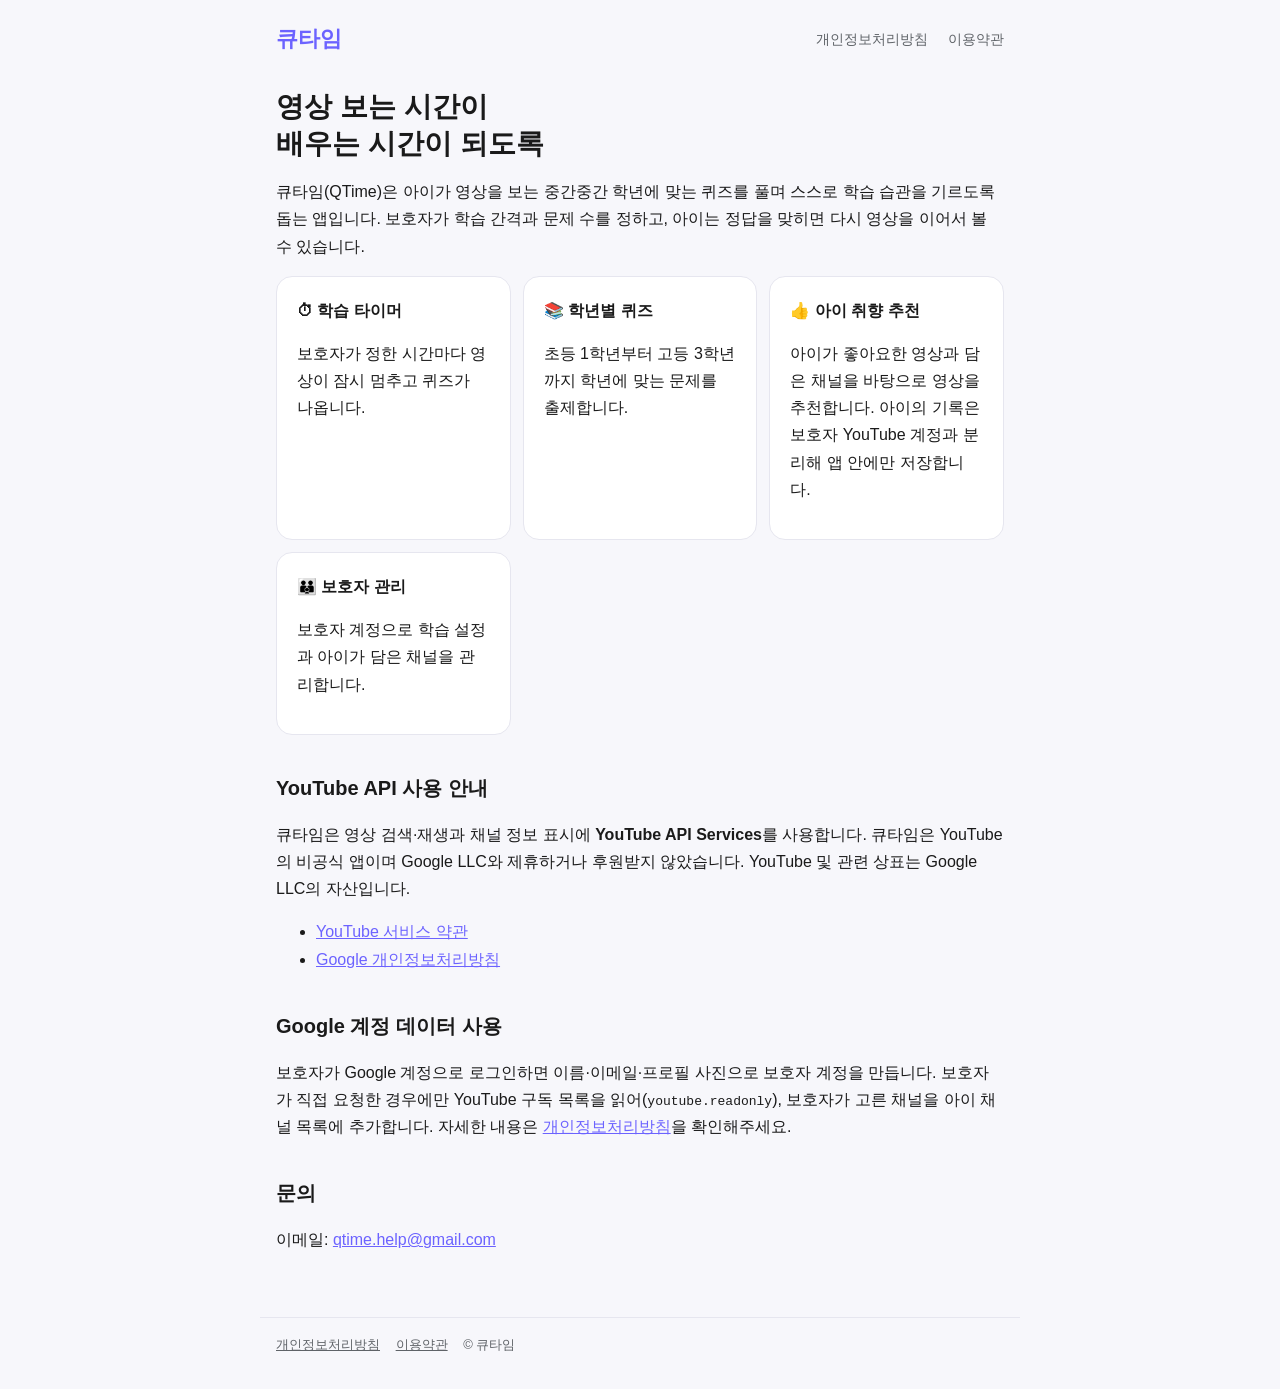
<file: youtube_edu_controller/hosting/index.html>
<!doctype html>
<html lang="ko">
<head>
  <meta charset="utf-8">
  <meta name="viewport" content="width=device-width, initial-scale=1">
  <title>큐타임 - 영상 보며 배우는 학습 앱</title>
  <meta name="description" content="큐타임은 아이가 영상을 보는 중간중간 학년에 맞는 퀴즈를 풀며 학습 습관을 기르도록 돕는 앱입니다.">
  <link rel="stylesheet" href="style.css">
</head>
<body>
  <header>
    <a class="brand" href="/">큐타임</a>
    <nav>
      <a href="/privacy">개인정보처리방침</a>
      <a href="/terms">이용약관</a>
    </nav>
  </header>

  <main>
    <h1>영상 보는 시간이<br>배우는 시간이 되도록</h1>
    <p>큐타임(QTime)은 아이가 영상을 보는 중간중간 학년에 맞는 퀴즈를 풀며
      스스로 학습 습관을 기르도록 돕는 앱입니다. 보호자가 학습 간격과 문제 수를 정하고,
      아이는 정답을 맞히면 다시 영상을 이어서 볼 수 있습니다.</p>

    <div class="features">
      <div class="card">
        <h3>⏱ 학습 타이머</h3>
        <p>보호자가 정한 시간마다 영상이 잠시 멈추고 퀴즈가 나옵니다.</p>
      </div>
      <div class="card">
        <h3>📚 학년별 퀴즈</h3>
        <p>초등 1학년부터 고등 3학년까지 학년에 맞는 문제를 출제합니다.</p>
      </div>
      <div class="card">
        <h3>👍 아이 취향 추천</h3>
        <p>아이가 좋아요한 영상과 담은 채널을 바탕으로 영상을 추천합니다.
          아이의 기록은 보호자 YouTube 계정과 분리해 앱 안에만 저장합니다.</p>
      </div>
      <div class="card">
        <h3>👪 보호자 관리</h3>
        <p>보호자 계정으로 학습 설정과 아이가 담은 채널을 관리합니다.</p>
      </div>
    </div>

    <h2>YouTube API 사용 안내</h2>
    <p>큐타임은 영상 검색·재생과 채널 정보 표시에 <strong>YouTube API Services</strong>를 사용합니다.
      큐타임은 YouTube의 비공식 앱이며 Google LLC와 제휴하거나 후원받지 않았습니다.
      YouTube 및 관련 상표는 Google LLC의 자산입니다.</p>
    <ul>
      <li><a href="https://www.youtube.com/t/terms" rel="noopener">YouTube 서비스 약관</a></li>
      <li><a href="https://policies.google.com/privacy" rel="noopener">Google 개인정보처리방침</a></li>
    </ul>

    <h2>Google 계정 데이터 사용</h2>
    <p>보호자가 Google 계정으로 로그인하면 이름·이메일·프로필 사진으로 보호자 계정을 만듭니다.
      보호자가 직접 요청한 경우에만 YouTube 구독 목록을 읽어(<code>youtube.readonly</code>),
      보호자가 고른 채널을 아이 채널 목록에 추가합니다. 자세한 내용은
      <a href="/privacy">개인정보처리방침</a>을 확인해주세요.</p>

    <h2>문의</h2>
    <p>이메일: <a href="mailto:qtime.help@gmail.com">qtime.help@gmail.com</a></p>
  </main>

  <footer>
    <a href="/privacy">개인정보처리방침</a>
    <a href="/terms">이용약관</a>
    <span>© 큐타임</span>
  </footer>
</body>
</html>
</file>
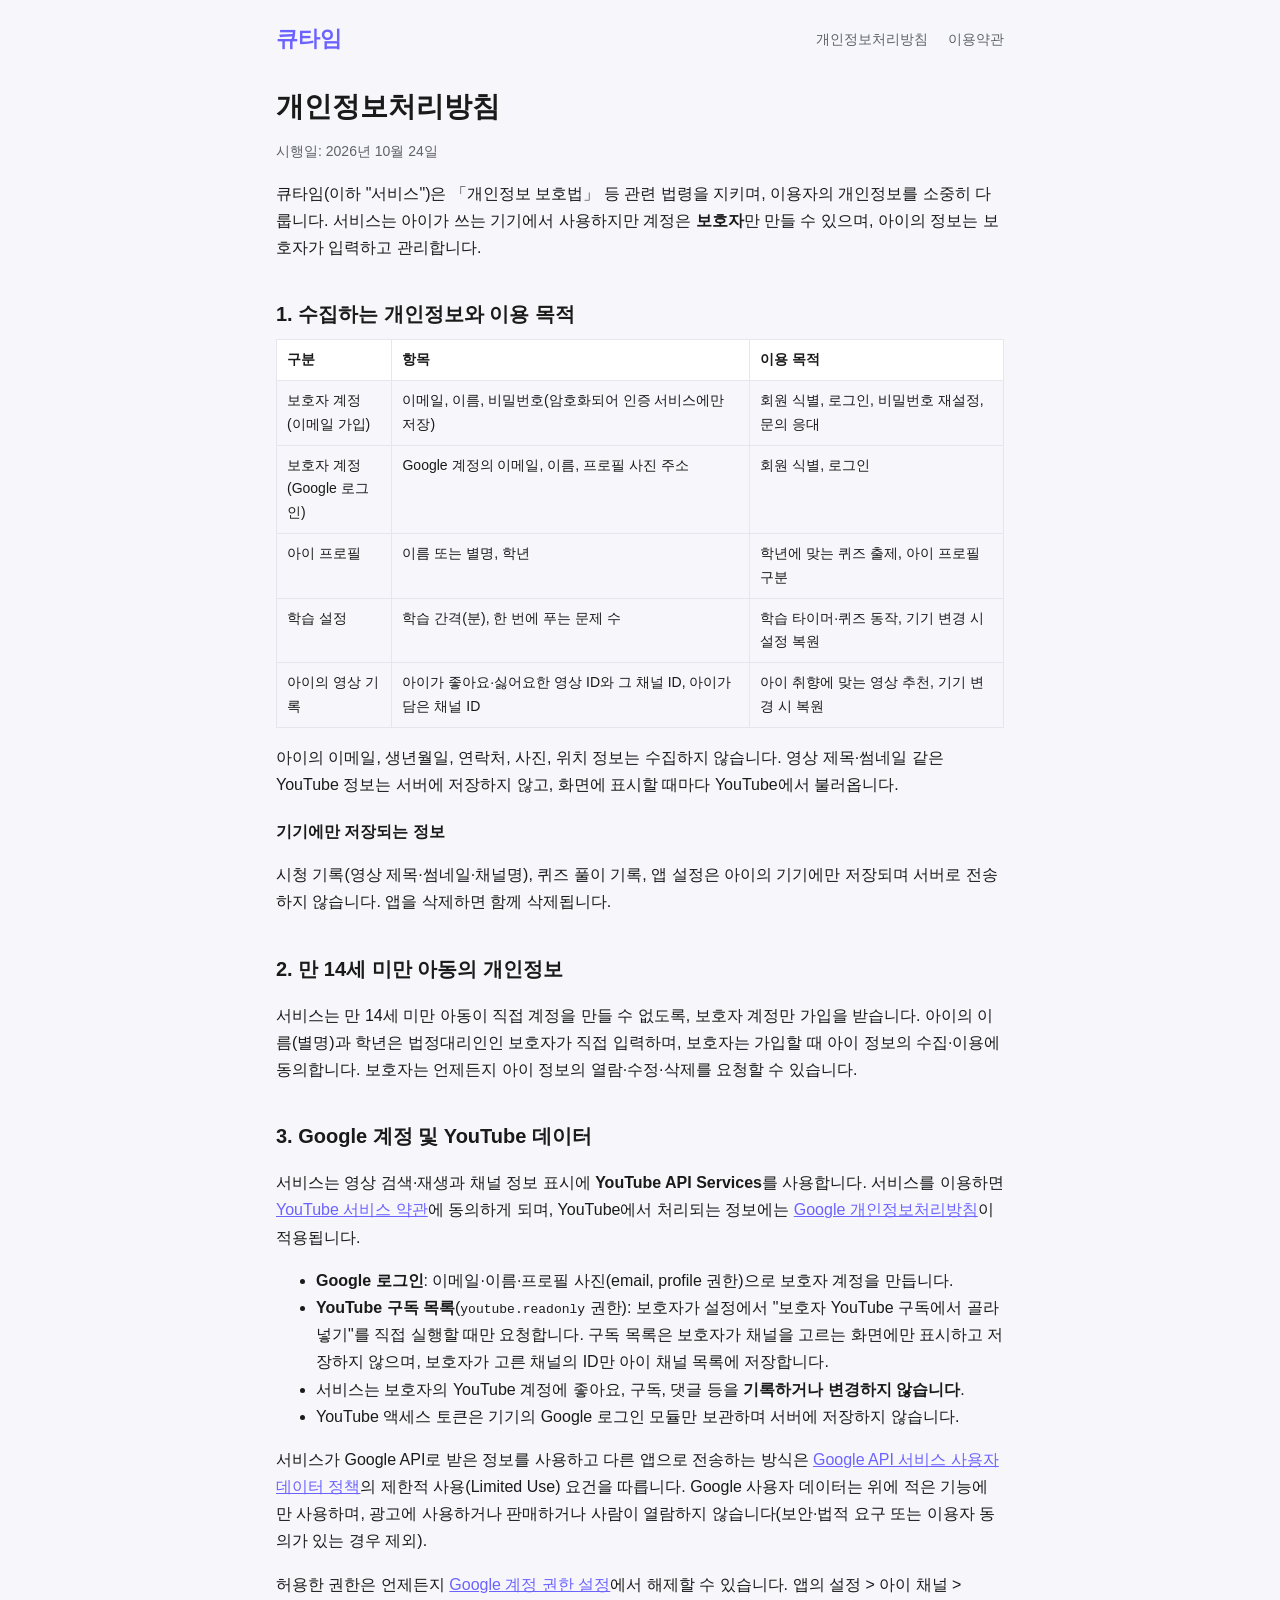
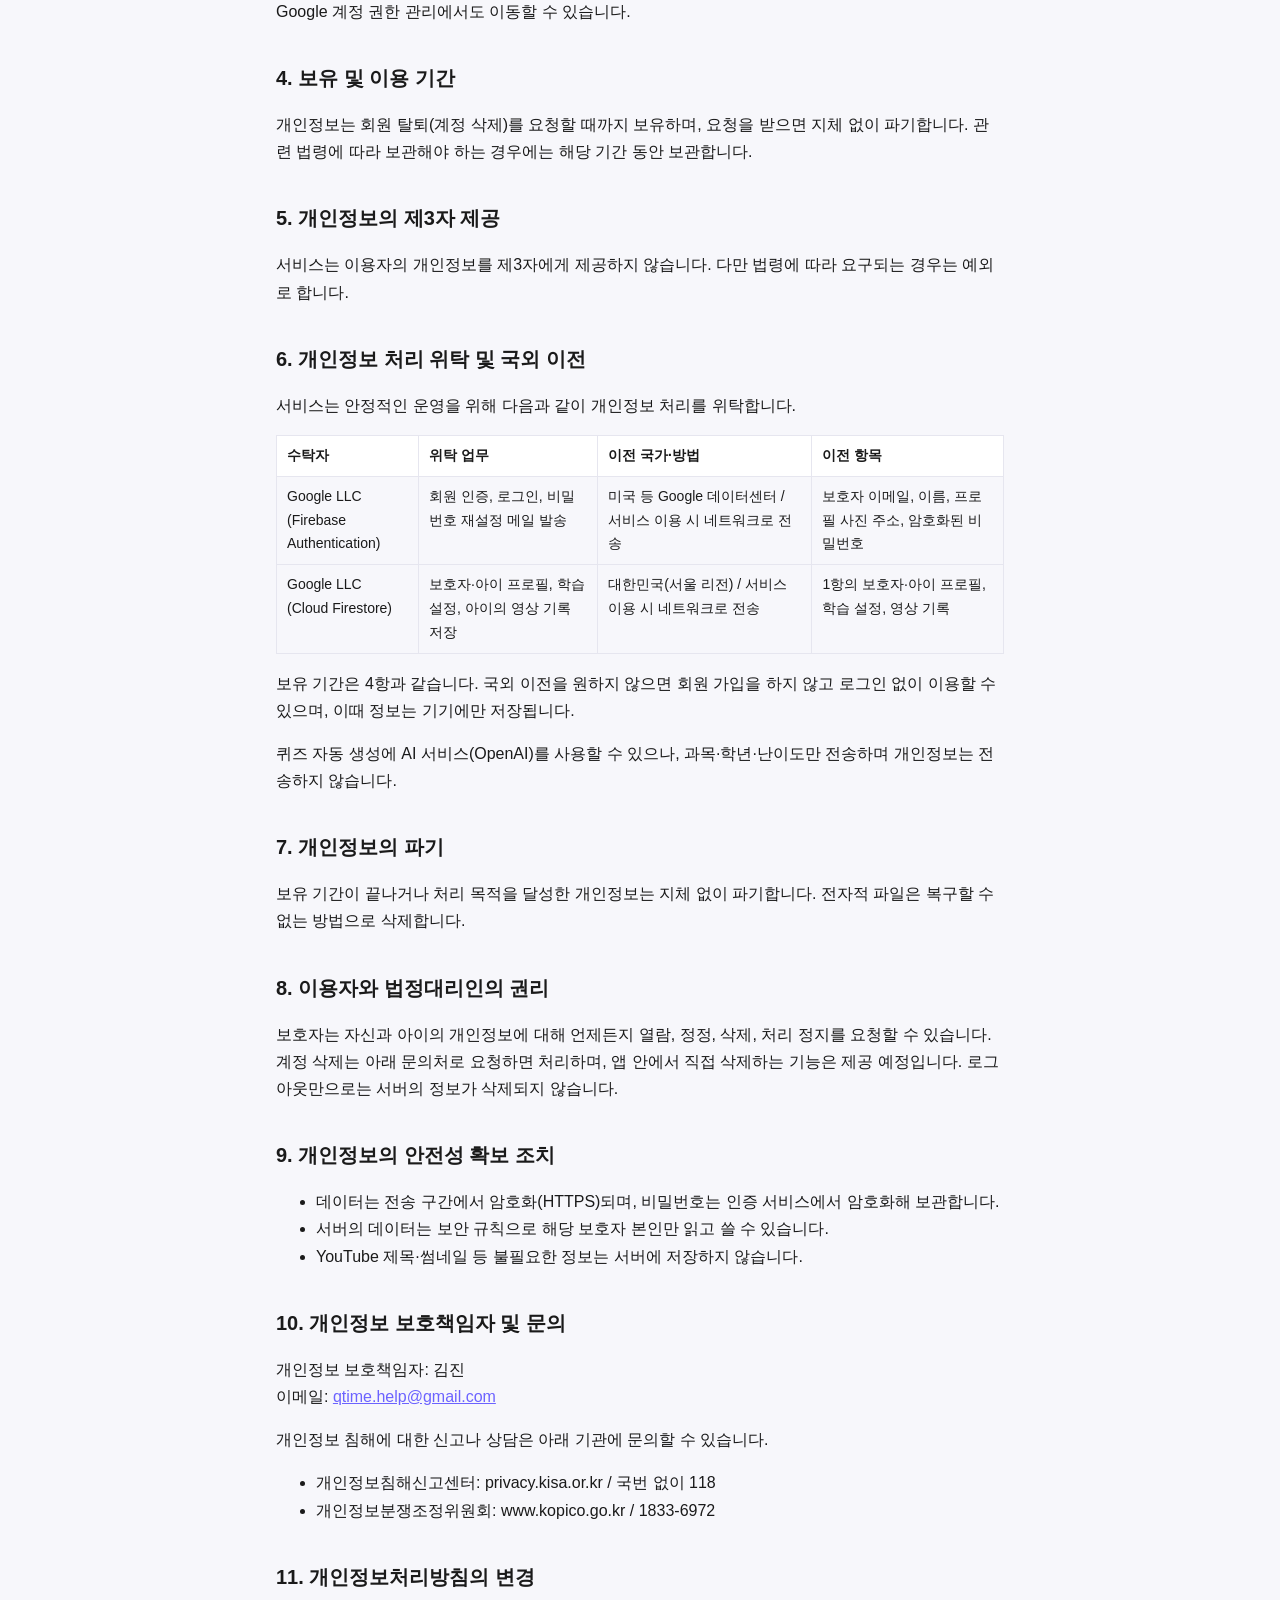
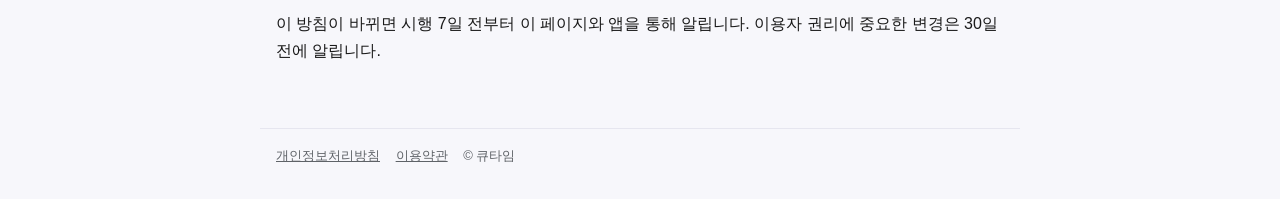
<file: youtube_edu_controller/hosting/privacy.html>
<!doctype html>
<html lang="ko">
<head>
  <meta charset="utf-8">
  <meta name="viewport" content="width=device-width, initial-scale=1">
  <title>개인정보처리방침 - 큐타임</title>
  <link rel="stylesheet" href="style.css">
</head>
<body>
  <header>
    <a class="brand" href="/">큐타임</a>
    <nav>
      <a href="/privacy">개인정보처리방침</a>
      <a href="/terms">이용약관</a>
    </nav>
  </header>

  <main>
    <h1>개인정보처리방침</h1>
    <p class="muted">시행일: 2026년 10월 24일</p>

    <p>큐타임(이하 "서비스")은 「개인정보 보호법」 등 관련 법령을 지키며, 이용자의 개인정보를
      소중히 다룹니다. 서비스는 아이가 쓰는 기기에서 사용하지만 계정은 <strong>보호자</strong>만
      만들 수 있으며, 아이의 정보는 보호자가 입력하고 관리합니다.</p>

    <h2>1. 수집하는 개인정보와 이용 목적</h2>
    <div class="table-wrap">
      <table>
        <tr><th>구분</th><th>항목</th><th>이용 목적</th></tr>
        <tr>
          <td>보호자 계정<br>(이메일 가입)</td>
          <td>이메일, 이름, 비밀번호(암호화되어 인증 서비스에만 저장)</td>
          <td>회원 식별, 로그인, 비밀번호 재설정, 문의 응대</td>
        </tr>
        <tr>
          <td>보호자 계정<br>(Google 로그인)</td>
          <td>Google 계정의 이메일, 이름, 프로필 사진 주소</td>
          <td>회원 식별, 로그인</td>
        </tr>
        <tr>
          <td>아이 프로필</td>
          <td>이름 또는 별명, 학년</td>
          <td>학년에 맞는 퀴즈 출제, 아이 프로필 구분</td>
        </tr>
        <tr>
          <td>학습 설정</td>
          <td>학습 간격(분), 한 번에 푸는 문제 수</td>
          <td>학습 타이머·퀴즈 동작, 기기 변경 시 설정 복원</td>
        </tr>
        <tr>
          <td>아이의 영상 기록</td>
          <td>아이가 좋아요·싫어요한 영상 ID와 그 채널 ID, 아이가 담은 채널 ID</td>
          <td>아이 취향에 맞는 영상 추천, 기기 변경 시 복원</td>
        </tr>
      </table>
    </div>
    <p>아이의 이메일, 생년월일, 연락처, 사진, 위치 정보는 수집하지 않습니다.
      영상 제목·썸네일 같은 YouTube 정보는 서버에 저장하지 않고, 화면에 표시할 때마다 YouTube에서 불러옵니다.</p>

    <h3>기기에만 저장되는 정보</h3>
    <p>시청 기록(영상 제목·썸네일·채널명), 퀴즈 풀이 기록, 앱 설정은 아이의 기기에만 저장되며
      서버로 전송하지 않습니다. 앱을 삭제하면 함께 삭제됩니다.</p>

    <h2>2. 만 14세 미만 아동의 개인정보</h2>
    <p>서비스는 만 14세 미만 아동이 직접 계정을 만들 수 없도록, 보호자 계정만 가입을 받습니다.
      아이의 이름(별명)과 학년은 법정대리인인 보호자가 직접 입력하며, 보호자는 가입할 때
      아이 정보의 수집·이용에 동의합니다. 보호자는 언제든지 아이 정보의 열람·수정·삭제를
      요청할 수 있습니다.</p>

    <h2>3. Google 계정 및 YouTube 데이터</h2>
    <p>서비스는 영상 검색·재생과 채널 정보 표시에 <strong>YouTube API Services</strong>를 사용합니다.
      서비스를 이용하면 <a href="https://www.youtube.com/t/terms" rel="noopener">YouTube 서비스 약관</a>에
      동의하게 되며, YouTube에서 처리되는 정보에는
      <a href="https://policies.google.com/privacy" rel="noopener">Google 개인정보처리방침</a>이 적용됩니다.</p>
    <ul>
      <li><strong>Google 로그인</strong>: 이메일·이름·프로필 사진(email, profile 권한)으로 보호자 계정을 만듭니다.</li>
      <li><strong>YouTube 구독 목록</strong>(<code>youtube.readonly</code> 권한): 보호자가 설정에서
        "보호자 YouTube 구독에서 골라 넣기"를 직접 실행할 때만 요청합니다. 구독 목록은 보호자가 채널을
        고르는 화면에만 표시하고 저장하지 않으며, 보호자가 고른 채널의 ID만 아이 채널 목록에 저장합니다.</li>
      <li>서비스는 보호자의 YouTube 계정에 좋아요, 구독, 댓글 등을 <strong>기록하거나 변경하지 않습니다</strong>.</li>
      <li>YouTube 액세스 토큰은 기기의 Google 로그인 모듈만 보관하며 서버에 저장하지 않습니다.</li>
    </ul>
    <p>서비스가 Google API로 받은 정보를 사용하고 다른 앱으로 전송하는 방식은
      <a href="https://developers.google.com/terms/api-services-user-data-policy" rel="noopener">Google API 서비스 사용자 데이터 정책</a>의
      제한적 사용(Limited Use) 요건을 따릅니다. Google 사용자 데이터는 위에 적은 기능에만 사용하며,
      광고에 사용하거나 판매하거나 사람이 열람하지 않습니다(보안·법적 요구 또는 이용자 동의가 있는 경우 제외).</p>
    <p>허용한 권한은 언제든지
      <a href="https://myaccount.google.com/permissions" rel="noopener">Google 계정 권한 설정</a>에서
      해제할 수 있습니다. 앱의 설정 &gt; 아이 채널 &gt; Google 계정 권한 관리에서도 이동할 수 있습니다.</p>

    <h2>4. 보유 및 이용 기간</h2>
    <p>개인정보는 회원 탈퇴(계정 삭제)를 요청할 때까지 보유하며, 요청을 받으면 지체 없이 파기합니다.
      관련 법령에 따라 보관해야 하는 경우에는 해당 기간 동안 보관합니다.</p>

    <h2>5. 개인정보의 제3자 제공</h2>
    <p>서비스는 이용자의 개인정보를 제3자에게 제공하지 않습니다. 다만 법령에 따라 요구되는 경우는 예외로 합니다.</p>

    <h2>6. 개인정보 처리 위탁 및 국외 이전</h2>
    <p>서비스는 안정적인 운영을 위해 다음과 같이 개인정보 처리를 위탁합니다.</p>
    <div class="table-wrap">
      <table>
        <tr><th>수탁자</th><th>위탁 업무</th><th>이전 국가·방법</th><th>이전 항목</th></tr>
        <tr>
          <td>Google LLC<br>(Firebase Authentication)</td>
          <td>회원 인증, 로그인, 비밀번호 재설정 메일 발송</td>
          <td>미국 등 Google 데이터센터 / 서비스 이용 시 네트워크로 전송</td>
          <td>보호자 이메일, 이름, 프로필 사진 주소, 암호화된 비밀번호</td>
        </tr>
        <tr>
          <td>Google LLC<br>(Cloud Firestore)</td>
          <td>보호자·아이 프로필, 학습 설정, 아이의 영상 기록 저장</td>
          <td>대한민국(서울 리전) / 서비스 이용 시 네트워크로 전송</td>
          <td>1항의 보호자·아이 프로필, 학습 설정, 영상 기록</td>
        </tr>
      </table>
    </div>
    <p>보유 기간은 4항과 같습니다. 국외 이전을 원하지 않으면 회원 가입을 하지 않고
      로그인 없이 이용할 수 있으며, 이때 정보는 기기에만 저장됩니다.</p>
    <p>퀴즈 자동 생성에 AI 서비스(OpenAI)를 사용할 수 있으나, 과목·학년·난이도만 전송하며
      개인정보는 전송하지 않습니다.</p>

    <h2>7. 개인정보의 파기</h2>
    <p>보유 기간이 끝나거나 처리 목적을 달성한 개인정보는 지체 없이 파기합니다. 전자적 파일은
      복구할 수 없는 방법으로 삭제합니다.</p>

    <h2>8. 이용자와 법정대리인의 권리</h2>
    <p>보호자는 자신과 아이의 개인정보에 대해 언제든지 열람, 정정, 삭제, 처리 정지를 요청할 수 있습니다.
      계정 삭제는 아래 문의처로 요청하면 처리하며, 앱 안에서 직접 삭제하는 기능은 제공 예정입니다.
      로그아웃만으로는 서버의 정보가 삭제되지 않습니다.</p>

    <h2>9. 개인정보의 안전성 확보 조치</h2>
    <ul>
      <li>데이터는 전송 구간에서 암호화(HTTPS)되며, 비밀번호는 인증 서비스에서 암호화해 보관합니다.</li>
      <li>서버의 데이터는 보안 규칙으로 해당 보호자 본인만 읽고 쓸 수 있습니다.</li>
      <li>YouTube 제목·썸네일 등 불필요한 정보는 서버에 저장하지 않습니다.</li>
    </ul>

    <h2>10. 개인정보 보호책임자 및 문의</h2>
    <p>개인정보 보호책임자: 김진<br>
      이메일: <a href="mailto:qtime.help@gmail.com">qtime.help@gmail.com</a></p>
    <p>개인정보 침해에 대한 신고나 상담은 아래 기관에 문의할 수 있습니다.</p>
    <ul>
      <li>개인정보침해신고센터: privacy.kisa.or.kr / 국번 없이 118</li>
      <li>개인정보분쟁조정위원회: www.kopico.go.kr / 1833-6972</li>
    </ul>

    <h2>11. 개인정보처리방침의 변경</h2>
    <p>이 방침이 바뀌면 시행 7일 전부터 이 페이지와 앱을 통해 알립니다. 이용자 권리에 중요한 변경은
      30일 전에 알립니다.</p>
  </main>

  <footer>
    <a href="/privacy">개인정보처리방침</a>
    <a href="/terms">이용약관</a>
    <span>© 큐타임</span>
  </footer>
</body>
</html>
</file>
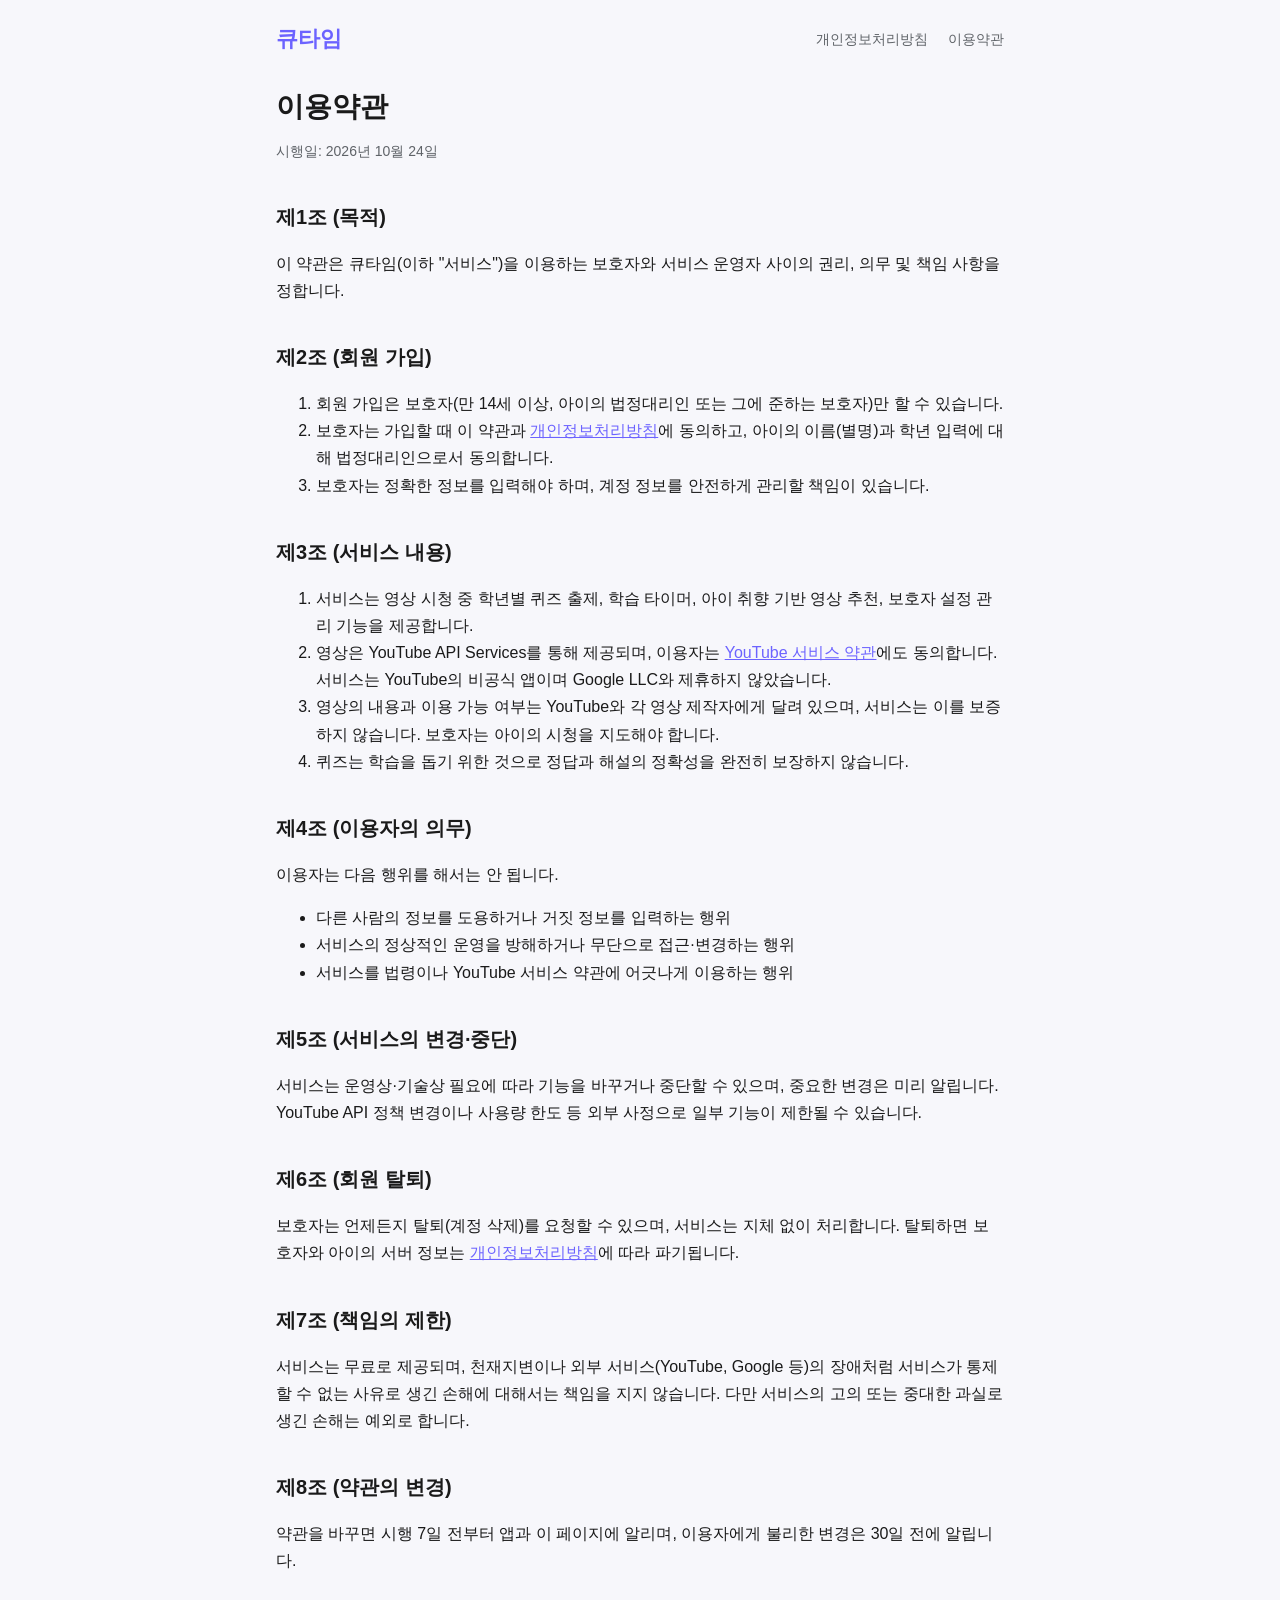
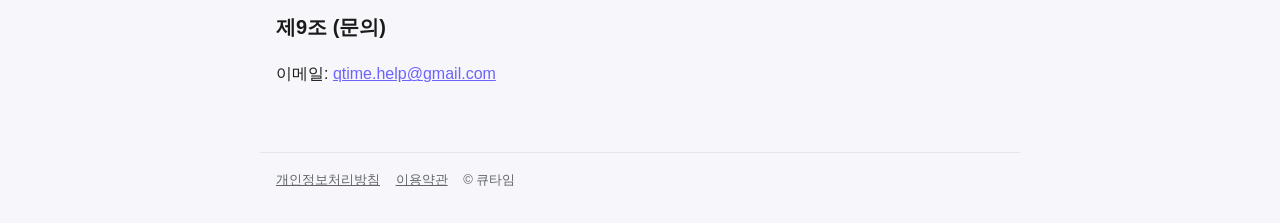
<file: youtube_edu_controller/hosting/terms.html>
<!doctype html>
<html lang="ko">
<head>
  <meta charset="utf-8">
  <meta name="viewport" content="width=device-width, initial-scale=1">
  <title>이용약관 - 큐타임</title>
  <link rel="stylesheet" href="style.css">
</head>
<body>
  <header>
    <a class="brand" href="/">큐타임</a>
    <nav>
      <a href="/privacy">개인정보처리방침</a>
      <a href="/terms">이용약관</a>
    </nav>
  </header>

  <main>
    <h1>이용약관</h1>
    <p class="muted">시행일: 2026년 10월 24일</p>

    <h2>제1조 (목적)</h2>
    <p>이 약관은 큐타임(이하 "서비스")을 이용하는 보호자와 서비스 운영자 사이의 권리, 의무 및
      책임 사항을 정합니다.</p>

    <h2>제2조 (회원 가입)</h2>
    <ol>
      <li>회원 가입은 보호자(만 14세 이상, 아이의 법정대리인 또는 그에 준하는 보호자)만 할 수 있습니다.</li>
      <li>보호자는 가입할 때 이 약관과 <a href="/privacy">개인정보처리방침</a>에 동의하고,
        아이의 이름(별명)과 학년 입력에 대해 법정대리인으로서 동의합니다.</li>
      <li>보호자는 정확한 정보를 입력해야 하며, 계정 정보를 안전하게 관리할 책임이 있습니다.</li>
    </ol>

    <h2>제3조 (서비스 내용)</h2>
    <ol>
      <li>서비스는 영상 시청 중 학년별 퀴즈 출제, 학습 타이머, 아이 취향 기반 영상 추천,
        보호자 설정 관리 기능을 제공합니다.</li>
      <li>영상은 YouTube API Services를 통해 제공되며, 이용자는
        <a href="https://www.youtube.com/t/terms" rel="noopener">YouTube 서비스 약관</a>에도 동의합니다.
        서비스는 YouTube의 비공식 앱이며 Google LLC와 제휴하지 않았습니다.</li>
      <li>영상의 내용과 이용 가능 여부는 YouTube와 각 영상 제작자에게 달려 있으며, 서비스는 이를
        보증하지 않습니다. 보호자는 아이의 시청을 지도해야 합니다.</li>
      <li>퀴즈는 학습을 돕기 위한 것으로 정답과 해설의 정확성을 완전히 보장하지 않습니다.</li>
    </ol>

    <h2>제4조 (이용자의 의무)</h2>
    <p>이용자는 다음 행위를 해서는 안 됩니다.</p>
    <ul>
      <li>다른 사람의 정보를 도용하거나 거짓 정보를 입력하는 행위</li>
      <li>서비스의 정상적인 운영을 방해하거나 무단으로 접근·변경하는 행위</li>
      <li>서비스를 법령이나 YouTube 서비스 약관에 어긋나게 이용하는 행위</li>
    </ul>

    <h2>제5조 (서비스의 변경·중단)</h2>
    <p>서비스는 운영상·기술상 필요에 따라 기능을 바꾸거나 중단할 수 있으며, 중요한 변경은 미리 알립니다.
      YouTube API 정책 변경이나 사용량 한도 등 외부 사정으로 일부 기능이 제한될 수 있습니다.</p>

    <h2>제6조 (회원 탈퇴)</h2>
    <p>보호자는 언제든지 탈퇴(계정 삭제)를 요청할 수 있으며, 서비스는 지체 없이 처리합니다.
      탈퇴하면 보호자와 아이의 서버 정보는 <a href="/privacy">개인정보처리방침</a>에 따라 파기됩니다.</p>

    <h2>제7조 (책임의 제한)</h2>
    <p>서비스는 무료로 제공되며, 천재지변이나 외부 서비스(YouTube, Google 등)의 장애처럼 서비스가
      통제할 수 없는 사유로 생긴 손해에 대해서는 책임을 지지 않습니다. 다만 서비스의 고의 또는
      중대한 과실로 생긴 손해는 예외로 합니다.</p>

    <h2>제8조 (약관의 변경)</h2>
    <p>약관을 바꾸면 시행 7일 전부터 앱과 이 페이지에 알리며, 이용자에게 불리한 변경은 30일 전에 알립니다.</p>

    <h2>제9조 (문의)</h2>
    <p>이메일: <a href="mailto:qtime.help@gmail.com">qtime.help@gmail.com</a></p>
  </main>

  <footer>
    <a href="/privacy">개인정보처리방침</a>
    <a href="/terms">이용약관</a>
    <span>© 큐타임</span>
  </footer>
</body>
</html>
</file>
<file: youtube_edu_controller/hosting/style.css>
:root {
  --primary: #6c63ff;
  --text: #1a1a1a;
  --muted: #5f6368;
  --bg: #f7f7fb;
  --card: #ffffff;
  --border: #e6e6ef;
}

@media (prefers-color-scheme: dark) {
  :root {
    --primary: #9b95ff;
    --text: #ececf1;
    --muted: #a8a8b3;
    --bg: #121218;
    --card: #1c1c24;
    --border: #2c2c38;
  }
}

* { box-sizing: border-box; }

body {
  margin: 0;
  font-family: -apple-system, BlinkMacSystemFont, "Apple SD Gothic Neo", "Noto Sans KR", sans-serif;
  background: var(--bg);
  color: var(--text);
  line-height: 1.7;
}

header, main, footer { max-width: 760px; margin: 0 auto; padding: 0 16px; }

header { display: flex; align-items: center; justify-content: space-between; padding-top: 20px; }
header a.brand { font-size: 22px; font-weight: 800; color: var(--primary); text-decoration: none; }
header nav a { margin-left: 16px; color: var(--muted); text-decoration: none; font-size: 14px; }

main { padding-top: 24px; padding-bottom: 48px; }
h1 { font-size: 28px; line-height: 1.3; margin: 8px 0 12px; }
h2 { font-size: 20px; margin: 36px 0 8px; }
h3 { font-size: 16px; margin: 20px 0 6px; }
p, li { color: var(--text); }
.muted { color: var(--muted); font-size: 14px; }

.card {
  background: var(--card);
  border: 1px solid var(--border);
  border-radius: 16px;
  padding: 20px;
  margin: 16px 0;
}

.features { display: grid; gap: 12px; grid-template-columns: repeat(auto-fit, minmax(210px, 1fr)); }
.features .card { margin: 0; }
.features h3 { margin-top: 0; }

table { width: 100%; border-collapse: collapse; font-size: 14px; }
th, td { border: 1px solid var(--border); padding: 8px 10px; text-align: left; vertical-align: top; }
th { background: var(--card); }
.table-wrap { overflow-x: auto; }

a { color: var(--primary); }

footer { border-top: 1px solid var(--border); padding-top: 16px; padding-bottom: 32px; font-size: 13px; color: var(--muted); }
footer a { color: var(--muted); margin-right: 12px; }
</file>
